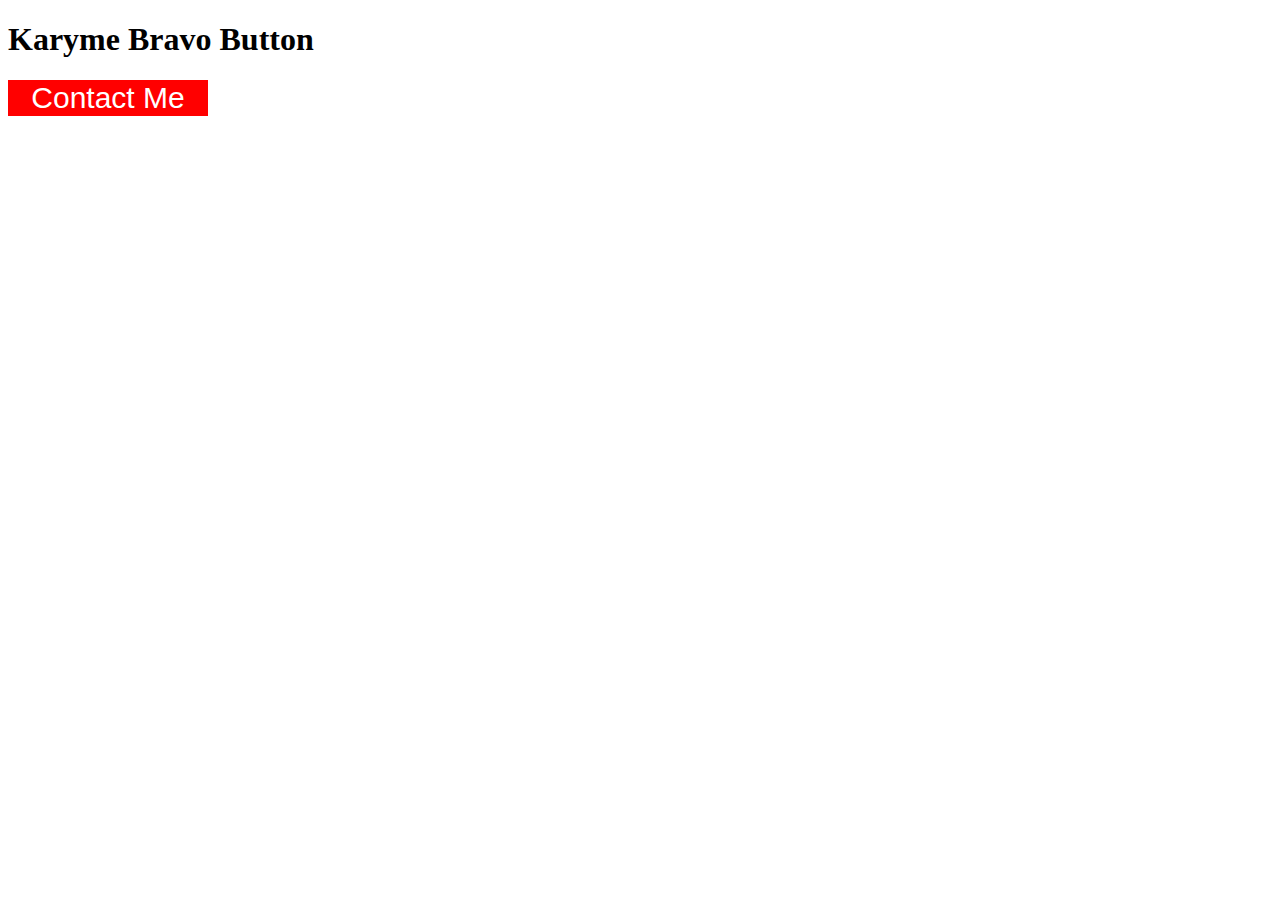
<file: button-assignment/index.html>
<!DOCTYPE html>
<html lang="en">
<head>    
    <title>Karyme Bravo Button</title>
    <link href="style.css" rel="stylesheet">
</head>
    
<body>
    <h1>Karyme Bravo Button</h1>
    <button>Contact Me</button>
</body>
    
</html>
</file>
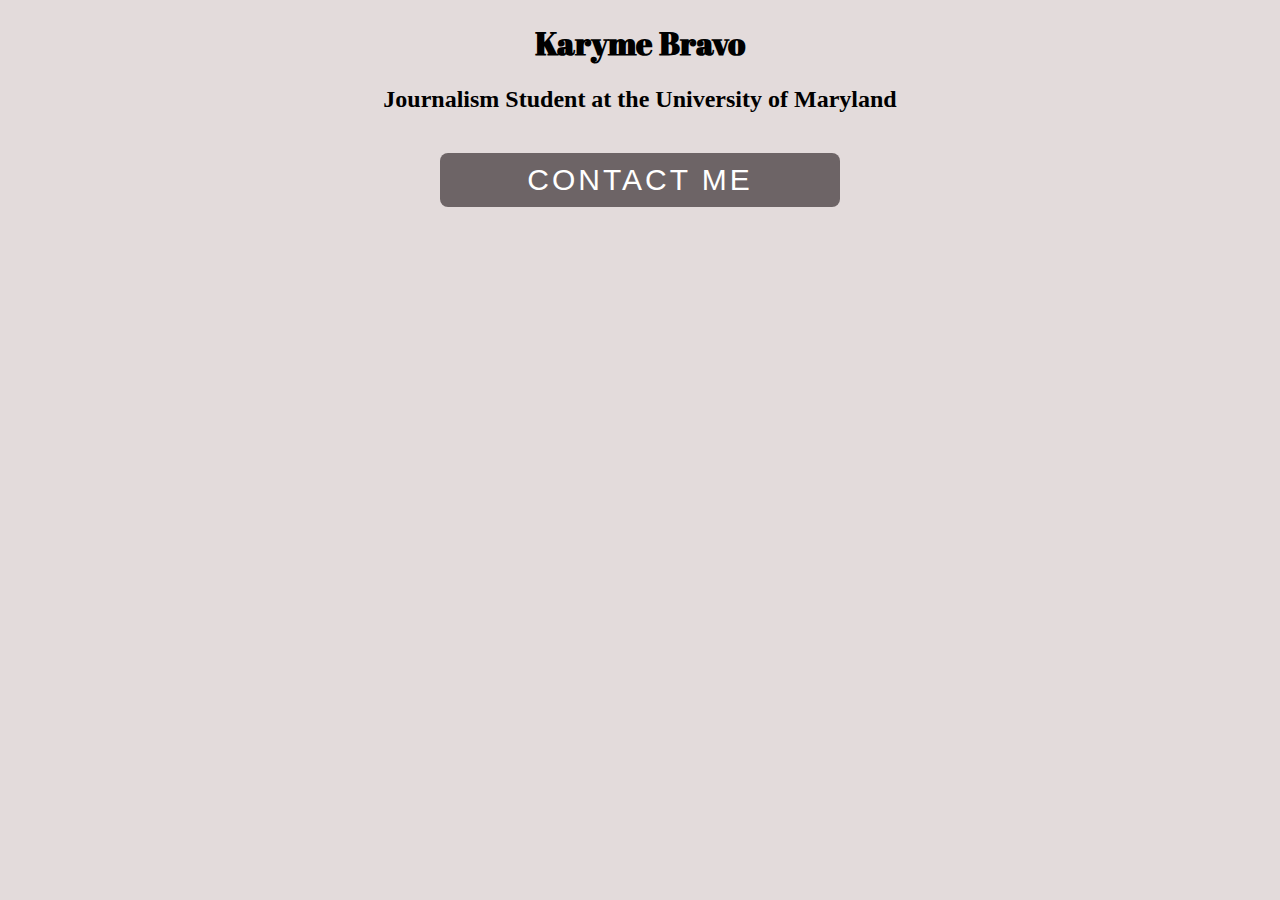
<file: contact-button-assignment/index.html>
<!doctype html>
<html lang="en">
    <head>
        <link rel="preconnect" href="https://fonts.googleapis.com" />
        <link rel="preconnect" href="https://fonts.gstatic.com" crossorigin />
        <link href="https://fonts.googleapis.com/css2?family=Abril+Fatface&display=swap" rel="stylesheet" />
        <link href="style.css" rel="stylesheet" />
        <title>YOUR NAME Button</title>
    </head>

    <body>
        <h1>Karyme Bravo</h1>
        <h2>Journalism Student at the University of Maryland</h2>
        <button>Contact Me</button>
        <!--Comment here-->
    </body>
</html>
</file>
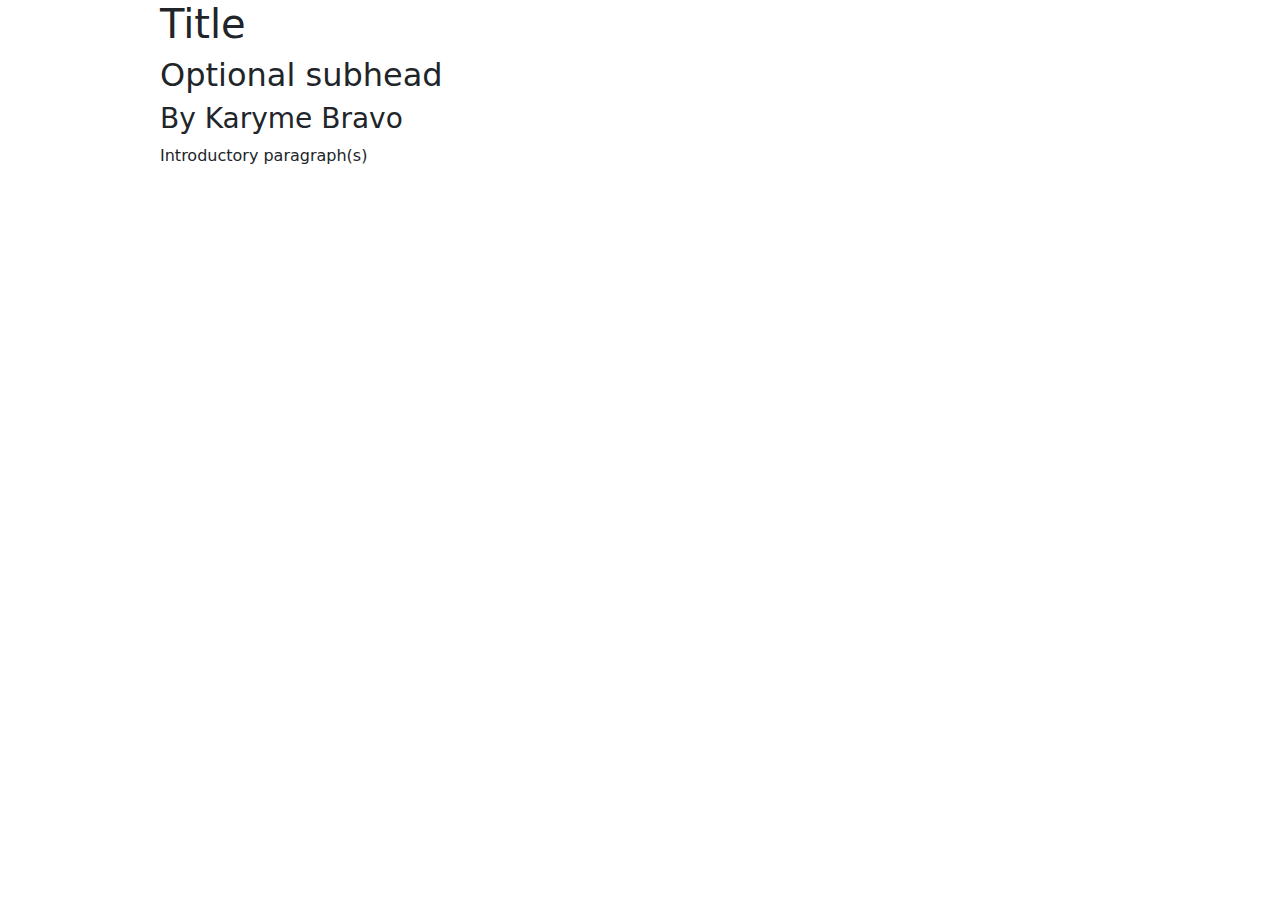
<file: data-viz-project/index.html>
<!doctype html>
<html lang="en">
    <head>
        <meta charset="utf-8" />
        <meta name="viewport" content="width=device-width, initial-scale=1, shrink-to-fit=no" />

        <!-- Bootstrap CSS -->
        <link
            href="https://cdn.jsdelivr.net/npm/bootstrap@5.3.3/dist/css/bootstrap.min.css"
            rel="stylesheet"
            integrity="sha384-QWTKZyjpPEjISv5WaRU9OFeRpok6YctnYmDr5pNlyT2bRjXh0JMhjY6hW+ALEwIH"
            crossorigin="anonymous" />

        <style>
            body {
                width: 75%;
                margin: auto;
            }
        </style>
    </head>

    <body>
        <h1>Title</h1>
        <h2>Optional subhead</h2>
        <h3>By Karyme Bravo</h3>
        <p>Introductory paragraph(s)</p>

        <!--Chart embeds go here-->
        <div class="flourish-embed flourish-chart" data-src="visualisation/22629674">
            <script src="https://public.flourish.studio/resources/embed.js"></script>
            <noscript
                ><img
                    src="https://public.flourish.studio/visualisation/22629674/thumbnail"
                    width="100%"
                    alt="chart visualization"
            /></noscript>
        </div>
    </body>
</html>
</file>
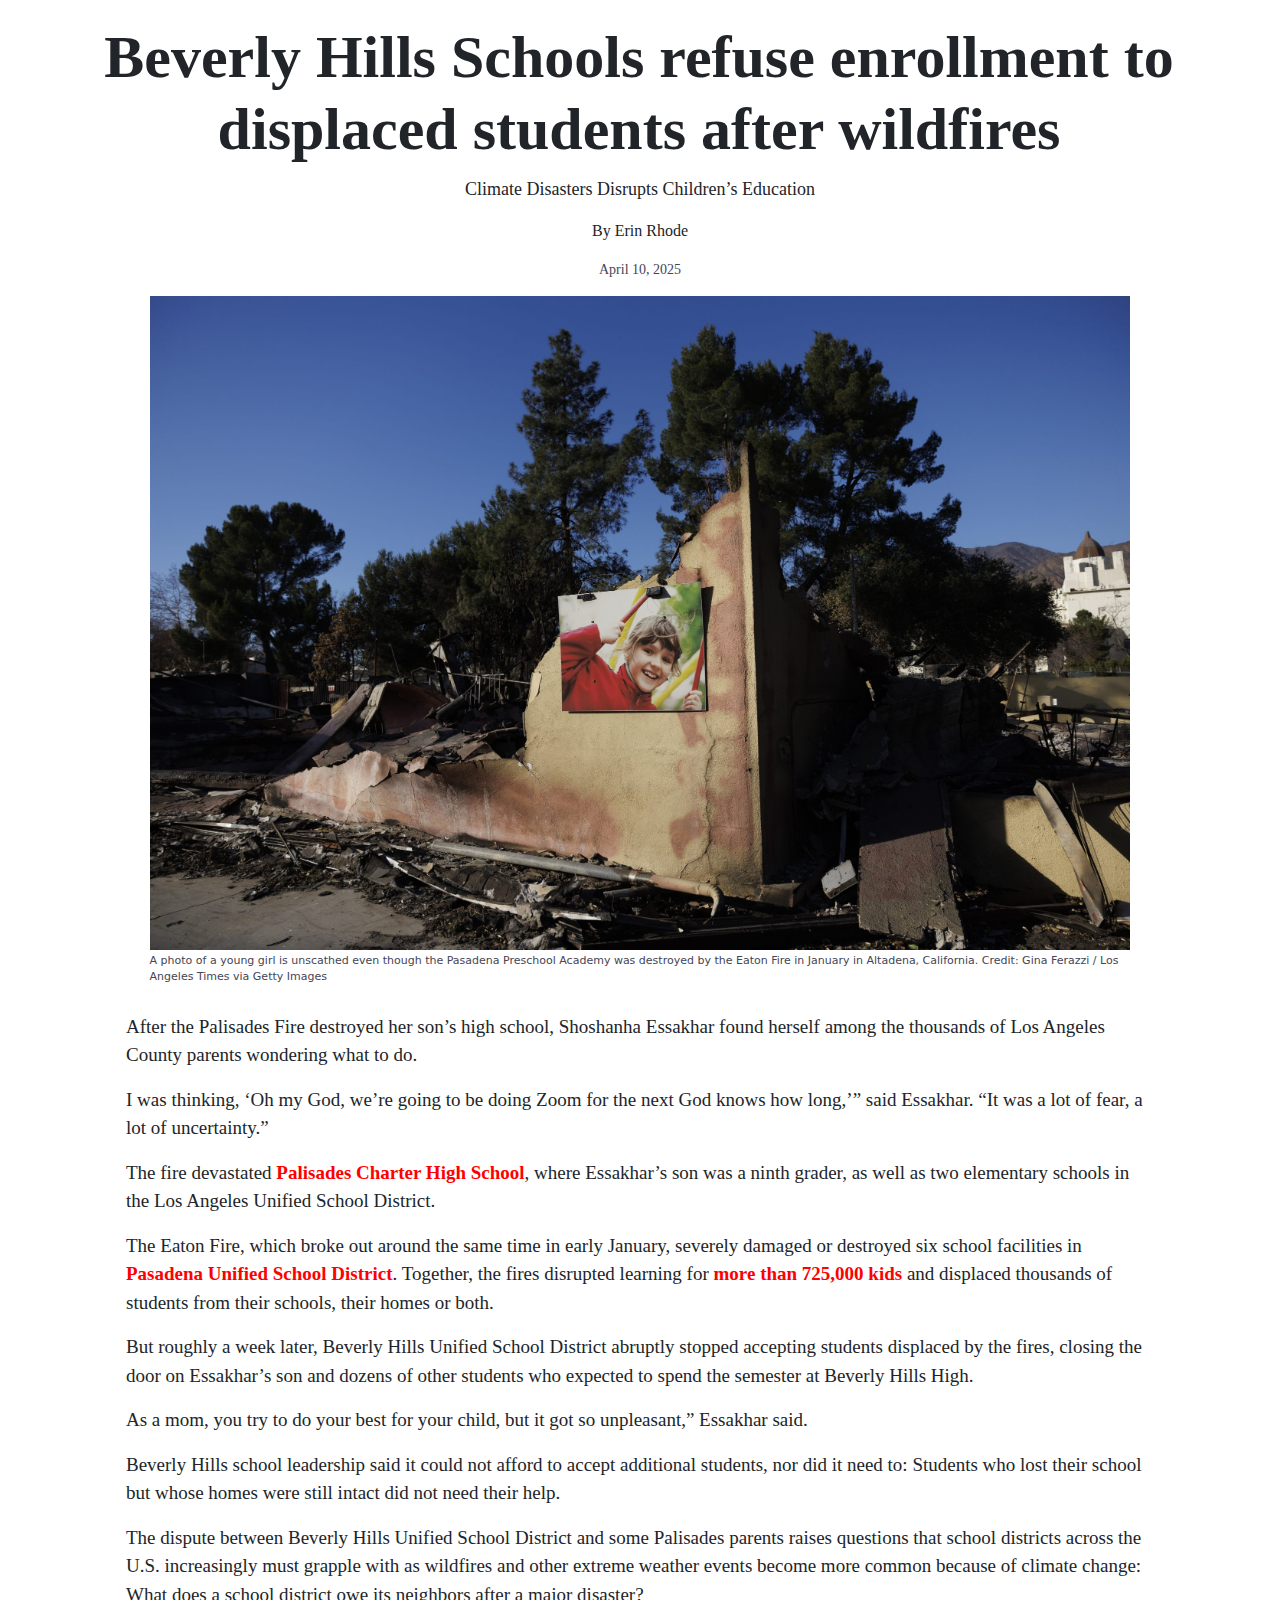
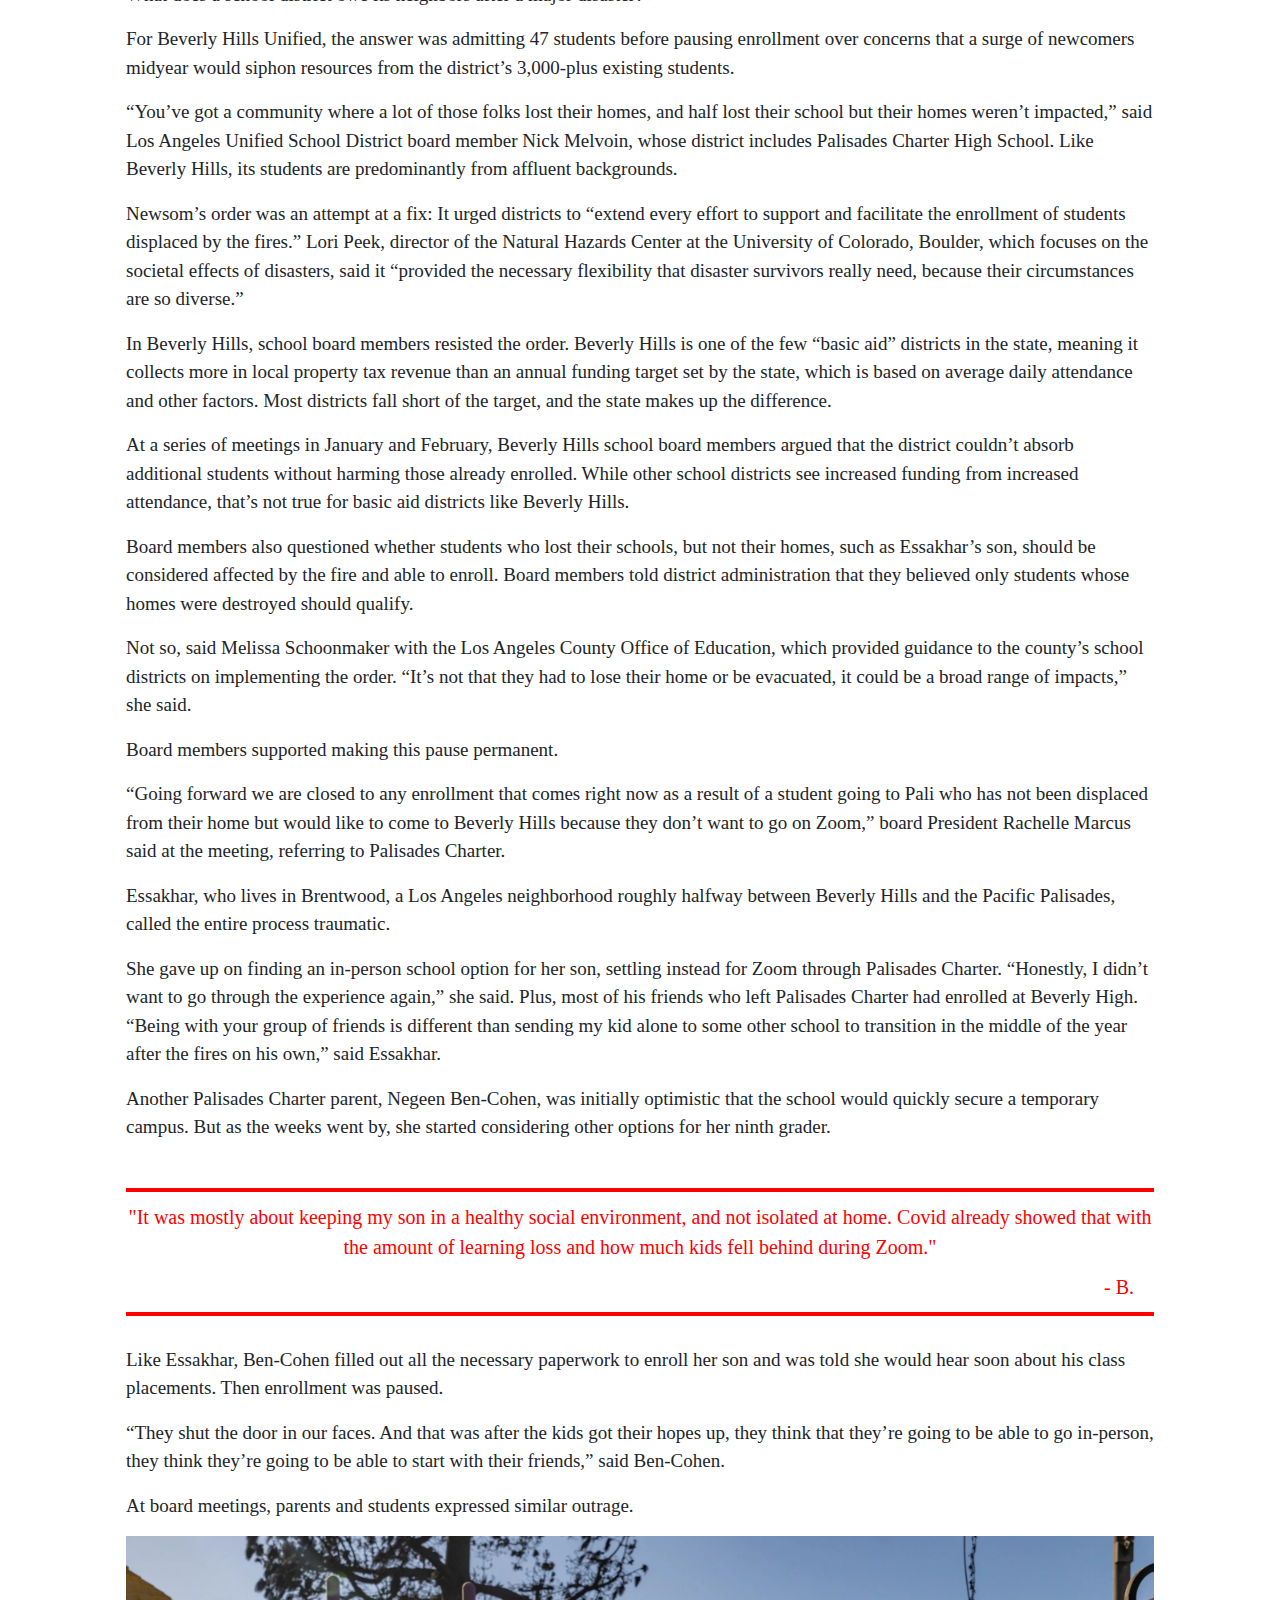
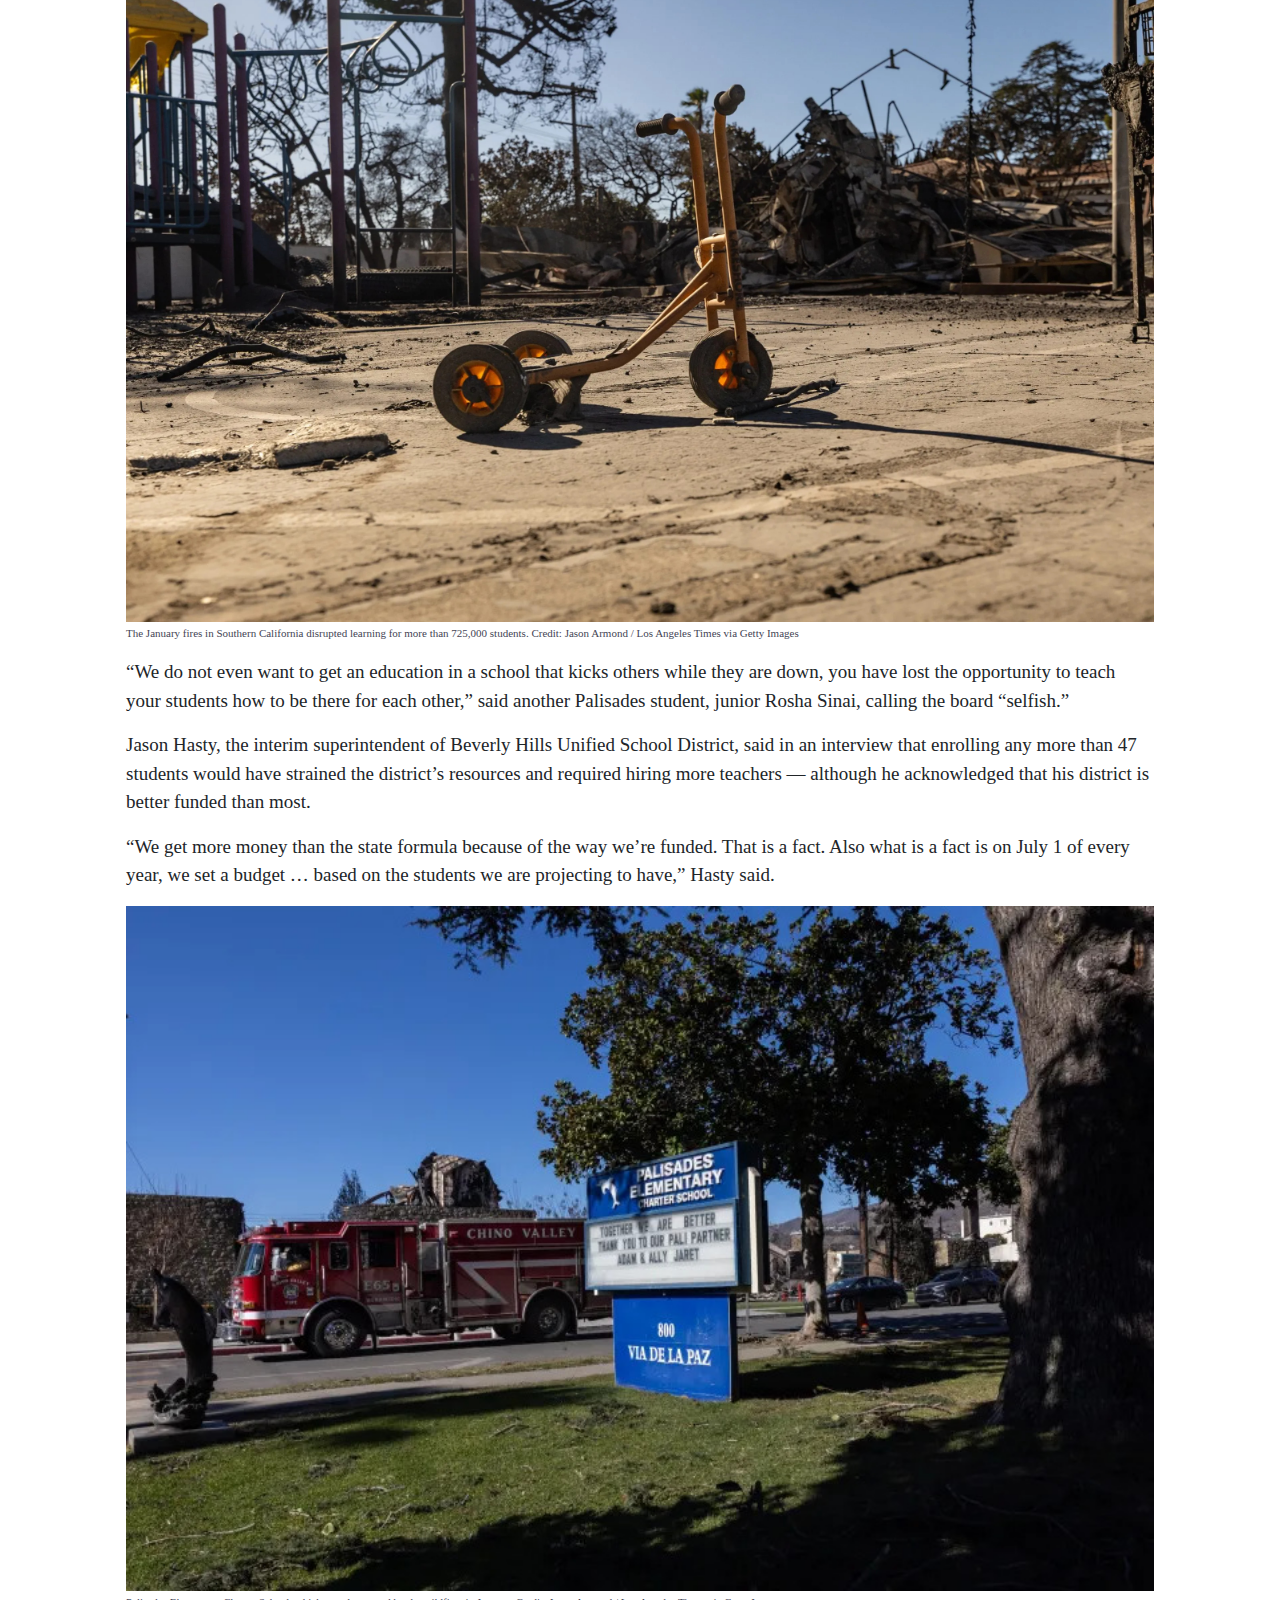
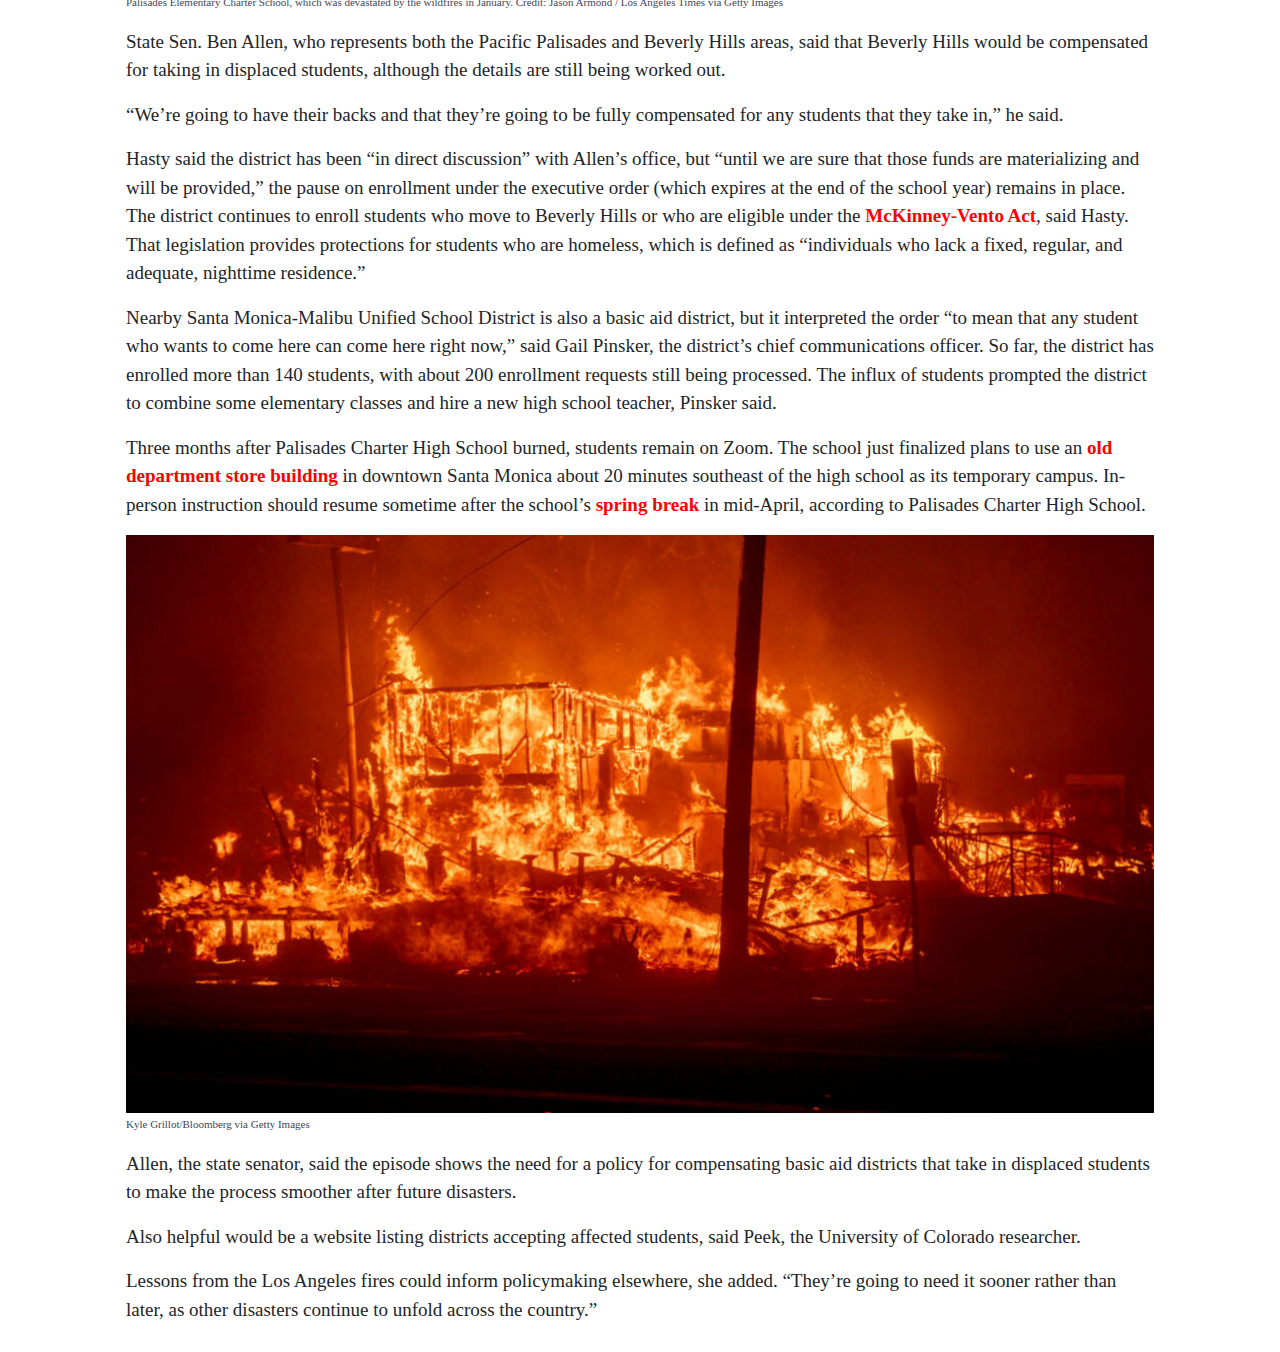
<file: final-project/index.html>
<!doctype html>
<html lang="en">
    <head>
        <meta charset="UTF-8" />
        <meta name="viewport" content="width=device-width, initial-scale=1, shrink-to-fit=no" />
        <title>Karyme Bravo Final Project</title>
        <!-- Bootstrap CSS -->
        <link
            href="https://cdn.jsdelivr.net/npm/bootstrap@5.3.3/dist/css/bootstrap.min.css"
            rel="stylesheet"
            integrity="sha384-QWTKZyjpPEjISv5WaRU9OFeRpok6YctnYmDr5pNlyT2bRjXh0JMhjY6hW+ALEwIH"
            crossorigin="anonymous" />

        <!--Fonts here!-->
        <link rel="preconnect" href="https://fonts.googleapis.com" />
        <link rel="preconnect" href="https://fonts.gstatic.com" crossorigin />
        <link rel="preconnect" href="https://fonts.googleapis.com" />
        <link rel="preconnect" href="https://fonts.gstatic.com" crossorigin />
        <link rel="preconnect" href="https://fonts.googleapis.com" />
        <link rel="preconnect" href="https://fonts.gstatic.com" crossorigin />
        <link
            href="https://fonts.googleapis.com/css2?family=Ancizar+Serif:ital,wght@0,300..900;1,300..900&family=Ubuntu+Condensed&display=swap"
            rel="stylesheet" />

        <link href="style.css" rel="stylesheet" />
    </head>
    <body>
        <div class="container-fluid" id="headline">
            <div class="row">
                <div class="col">
                    <h1>Beverly Hills Schools refuse enrollment to displaced students after wildfires</h1>
                    <p id="subhead">Climate Disasters Disrupts Children’s Education</p>
                    <p id="author">By Erin Rhode</p>
                    <p id="date">April 10, 2025</p>
                </div>
            </div>
        </div>
        <div class="container-fluid">
            <div class="row" id="topimg">
                <div class="col">
                    <img src="GettyImages-2195141321-scaled.jpg" alt="Pasadena Pre School Academy" />
                    <p class="caption">
                        A photo of a young girl is unscathed even though the Pasadena Preschool Academy was destroyed by
                        the Eaton Fire in January in Altadena, California. Credit: Gina Ferazzi / Los Angeles Times via
                        Getty Images
                    </p>
                </div>
            </div>
        </div>

        <div class="container">
            <div class="row">
                <div class="col">
                    <p>
                        After the Palisades Fire destroyed her son’s high school, Shoshanha Essakhar found herself among
                        the thousands of Los Angeles County parents wondering what to do.
                    </p>
                    <p>
                        I was thinking, ‘Oh my God, we’re going to be doing Zoom for the next God knows how long,’” said
                        Essakhar. “It was a lot of fear, a lot of uncertainty.”
                    </p>
                    <p>
                        The fire devastated
                        <a href="https://schoolupdates.lausd.org/">Palisades Charter High School</a>, where Essakhar’s
                        son was a ninth grader, as well as two elementary schools in the Los Angeles Unified School
                        District.
                    </p>
                    <p>
                        The Eaton Fire, which broke out around the same time in early January, severely damaged or
                        destroyed six school facilities in
                        <a href="https://www.pusd.us/news-details/">Pasadena Unified School District</a>. Together, the
                        fires disrupted learning for
                        <a href="https://www.undauntedk12.org/">more than 725,000 kids</a> and displaced thousands of
                        students from their schools, their homes or both.
                    </p>
                    <p>
                        But roughly a week later, Beverly Hills Unified School District abruptly stopped accepting
                        students displaced by the fires, closing the door on Essakhar’s son and dozens of other students
                        who expected to spend the semester at Beverly Hills High.
                    </p>
                    <p>As a mom, you try to do your best for your child, but it got so unpleasant,” Essakhar said.</p>
                    <p>
                        Beverly Hills school leadership said it could not afford to accept additional students, nor did
                        it need to: Students who lost their school but whose homes were still intact did not need their
                        help.
                    </p>
                    <p>
                        The dispute between Beverly Hills Unified School District and some Palisades parents raises
                        questions that school districts across the U.S. increasingly must grapple with as wildfires and
                        other extreme weather events become more common because of climate change: What does a school
                        district owe its neighbors after a major disaster?
                    </p>
                    <p>
                        For Beverly Hills Unified, the answer was admitting 47 students before pausing enrollment over
                        concerns that a surge of newcomers midyear would siphon resources from the district’s 3,000-plus
                        existing students.
                    </p>
                    <p>
                        “You’ve got a community where a lot of those folks lost their homes, and half lost their school
                        but their homes weren’t impacted,” said Los Angeles Unified School District board member Nick
                        Melvoin, whose district includes Palisades Charter High School. Like Beverly Hills, its students
                        are predominantly from affluent backgrounds.
                    </p>
                    <div class="flourish-embed flourish-chart" data-src="visualisation/23037739">
                        <script src="https://public.flourish.studio/resources/embed.js"></script>
                        <noscript
                            ><img
                                src="https://public.flourish.studio/visualisation/23037739/thumbnail"
                                width="100%"
                                alt="chart visualization"
                        /></noscript>
                    </div>
                    <p>
                        Newsom’s order was an attempt at a fix: It urged districts to “extend every effort to support
                        and facilitate the enrollment of students displaced by the fires.” Lori Peek, director of the
                        Natural Hazards Center at the University of Colorado, Boulder, which focuses on the societal
                        effects of disasters, said it “provided the necessary flexibility that disaster survivors really
                        need, because their circumstances are so diverse.”
                    </p>
                    <p>
                        In Beverly Hills, school board members resisted the order. Beverly Hills is one of the few
                        “basic aid” districts in the state, meaning it collects more in local property tax revenue than
                        an annual funding target set by the state, which is based on average daily attendance and other
                        factors. Most districts fall short of the target, and the state makes up the difference.
                    </p>
                    <p>
                        At a series of meetings in January and February, Beverly Hills school board members argued that
                        the district couldn’t absorb additional students without harming those already enrolled. While
                        other school districts see increased funding from increased attendance, that’s not true for
                        basic aid districts like Beverly Hills.
                    </p>
                    <div class="flourish-embed flourish-photo-slider" data-src="visualisation/22897225"><script src="https://public.flourish.studio/resources/embed.js"></script><noscript><img src="https://public.flourish.studio/visualisation/22897225/thumbnail" width="100%" alt="photo-slider visualization" /></noscript>
                    </div>
                    <p>
                        Board members also questioned whether students who lost their schools, but not their homes, such
                        as Essakhar’s son, should be considered affected by the fire and able to enroll. Board members
                        told district administration that they believed only students whose homes were destroyed should
                        qualify.
                    </p>
                    <p>
                        Not so, said Melissa Schoonmaker with the Los Angeles County Office of Education, which provided
                        guidance to the county’s school districts on implementing the order. “It’s not that they had to
                        lose their home or be evacuated, it could be a broad range of impacts,” she said.
                    </p>
                    <p>Board members supported making this pause permanent.</p>
                    <p>
                        “Going forward we are closed to any enrollment that comes right now as a result of a student
                        going to Pali who has not been displaced from their home but would like to come to Beverly Hills
                        because they don’t want to go on Zoom,” board President Rachelle Marcus said at the meeting,
                        referring to Palisades Charter.
                    </p>
                    <p>
                        Essakhar, who lives in Brentwood, a Los Angeles neighborhood roughly halfway between Beverly
                        Hills and the Pacific Palisades, called the entire process traumatic.
                    </p>
                    <p>
                        She gave up on finding an in-person school option for her son, settling instead for Zoom through
                        Palisades Charter. “Honestly, I didn’t want to go through the experience again,” she said. Plus,
                        most of his friends who left Palisades Charter had enrolled at Beverly High. “Being with your
                        group of friends is different than sending my kid alone to some other school to transition in
                        the middle of the year after the fires on his own,” said Essakhar.
                    </p>
                    <p>
                        Another Palisades Charter parent, Negeen Ben-Cohen, was initially optimistic that the school
                        would quickly secure a temporary campus. But as the weeks went by, she started considering other
                        options for her ninth grader.
                    </p>
                    <div class="pullquote">
                        <div class="quote-line"></div>
                        <div class="quotemark"></div>
                        <div class="quote">
                            "It was mostly about keeping my son in a healthy social environment, and not isolated at
                            home. Covid already showed that with the amount of learning loss and how much kids fell
                            behind during Zoom."
                        </div>
                        <div class="attribution">- B.</div>
                        <div class="quote-line"></div>
                    </div>

                    <p>
                        Like Essakhar, Ben-Cohen filled out all the necessary paperwork to enroll her son and was told
                        she would hear soon about his class placements. Then enrollment was paused.
                    </p>
                    <p>
                        “They shut the door in our faces. And that was after the kids got their hopes up, they think
                        that they’re going to be able to go in-person, they think they’re going to be able to start with
                        their friends,” said Ben-Cohen.
                    </p>
                    <p>At board meetings, parents and students expressed similar outrage.</p>
                    <img src="jpg%20file.jpg" />
                    <p class="caption">
                        The January fires in Southern California disrupted learning for more than 725,000 students.
                        Credit: Jason Armond / Los Angeles Times via Getty Images
                    </p>
                    <p>
                        “We do not even want to get an education in a school that kicks others while they are down, you
                        have lost the opportunity to teach your students how to be there for each other,” said another
                        Palisades student, junior Rosha Sinai, calling the board “selfish.”
                    </p>
                    <p>
                        Jason Hasty, the interim superintendent of Beverly Hills Unified School District, said in an
                        interview that enrolling any more than 47 students would have strained the district’s resources
                        and required hiring more teachers — although he acknowledged that his district is better funded
                        than most.
                    </p>
                    <p>
                        “We get more money than the state formula because of the way we’re funded. That is a fact. Also
                        what is a fact is on July 1 of every year, we set a budget … based on the students we are
                        projecting to have,” Hasty said.
                    </p>
                    <img src="GettyImages-2193047160-scaled%20(1).jpg" />
                    <p class="caption">
                        Palisades Elementary Charter School, which was devastated by the wildfires in January. Credit:
                        Jason Armond / Los Angeles Times via Getty Images
                    </p>
                    <p>
                        State Sen. Ben Allen, who represents both the Pacific Palisades and Beverly Hills areas, said
                        that Beverly Hills would be compensated for taking in displaced students, although the details
                        are still being worked out.
                    </p>
                    <p>
                        “We’re going to have their backs and that they’re going to be fully compensated for any students
                        that they take in,” he said.
                    </p>
                    <p>
                        Hasty said the district has been “in direct discussion” with Allen’s office, but “until we are
                        sure that those funds are materializing and will be provided,” the pause on enrollment under the
                        executive order (which expires at the end of the school year) remains in place. The district
                        continues to enroll students who move to Beverly Hills or who are eligible under the
                        <a href="https://www.cde.ca.gov/">McKinney-Vento Act</a>, said Hasty. That legislation provides
                        protections for students who are homeless, which is defined as “individuals who lack a fixed,
                        regular, and adequate, nighttime residence.”
                    </p>
                    <p>
                        Nearby Santa Monica-Malibu Unified School District is also a basic aid district, but it
                        interpreted the order “to mean that any student who wants to come here can come here right now,”
                        said Gail Pinsker, the district’s chief communications officer. So far, the district has
                        enrolled more than 140 students, with about 200 enrollment requests still being processed. The
                        influx of students prompted the district to combine some elementary classes and hire a new high
                        school teacher, Pinsker said.
                    </p>
                    <p>
                        Three months after Palisades Charter High School burned, students remain on Zoom. The school
                        just finalized plans to use an
                        <a href="https://www.instagram.com/p/">old department store building</a> in downtown Santa
                        Monica about 20 minutes southeast of the high school as its temporary campus. In-person
                        instruction should resume sometime after the school’s
                        <a href="https://www.palihigh.org/">spring break</a> in mid-April, according to Palisades
                        Charter High School.
                    </p>
                    <img src="palisades-fire-1014x570.jpg" />
                    <p class="caption">Kyle Grillot/Bloomberg via Getty Images<p>
                    <p>
                        Allen, the state senator, said the episode shows the need for a policy for compensating basic
                        aid districts that take in displaced students to make the process smoother after future
                        disasters.
                    </p>
                    <p>
                        Also helpful would be a website listing districts accepting affected students, said Peek, the
                        University of Colorado researcher.
                    </p>
                    <p>
                        Lessons from the Los Angeles fires could inform policymaking elsewhere, she added. “They’re
                        going to need it sooner rather than later, as other disasters continue to unfold across the
                        country.”
                    </p>
                </div>
            </div>
        </div>
    </body>
</html>
</file>
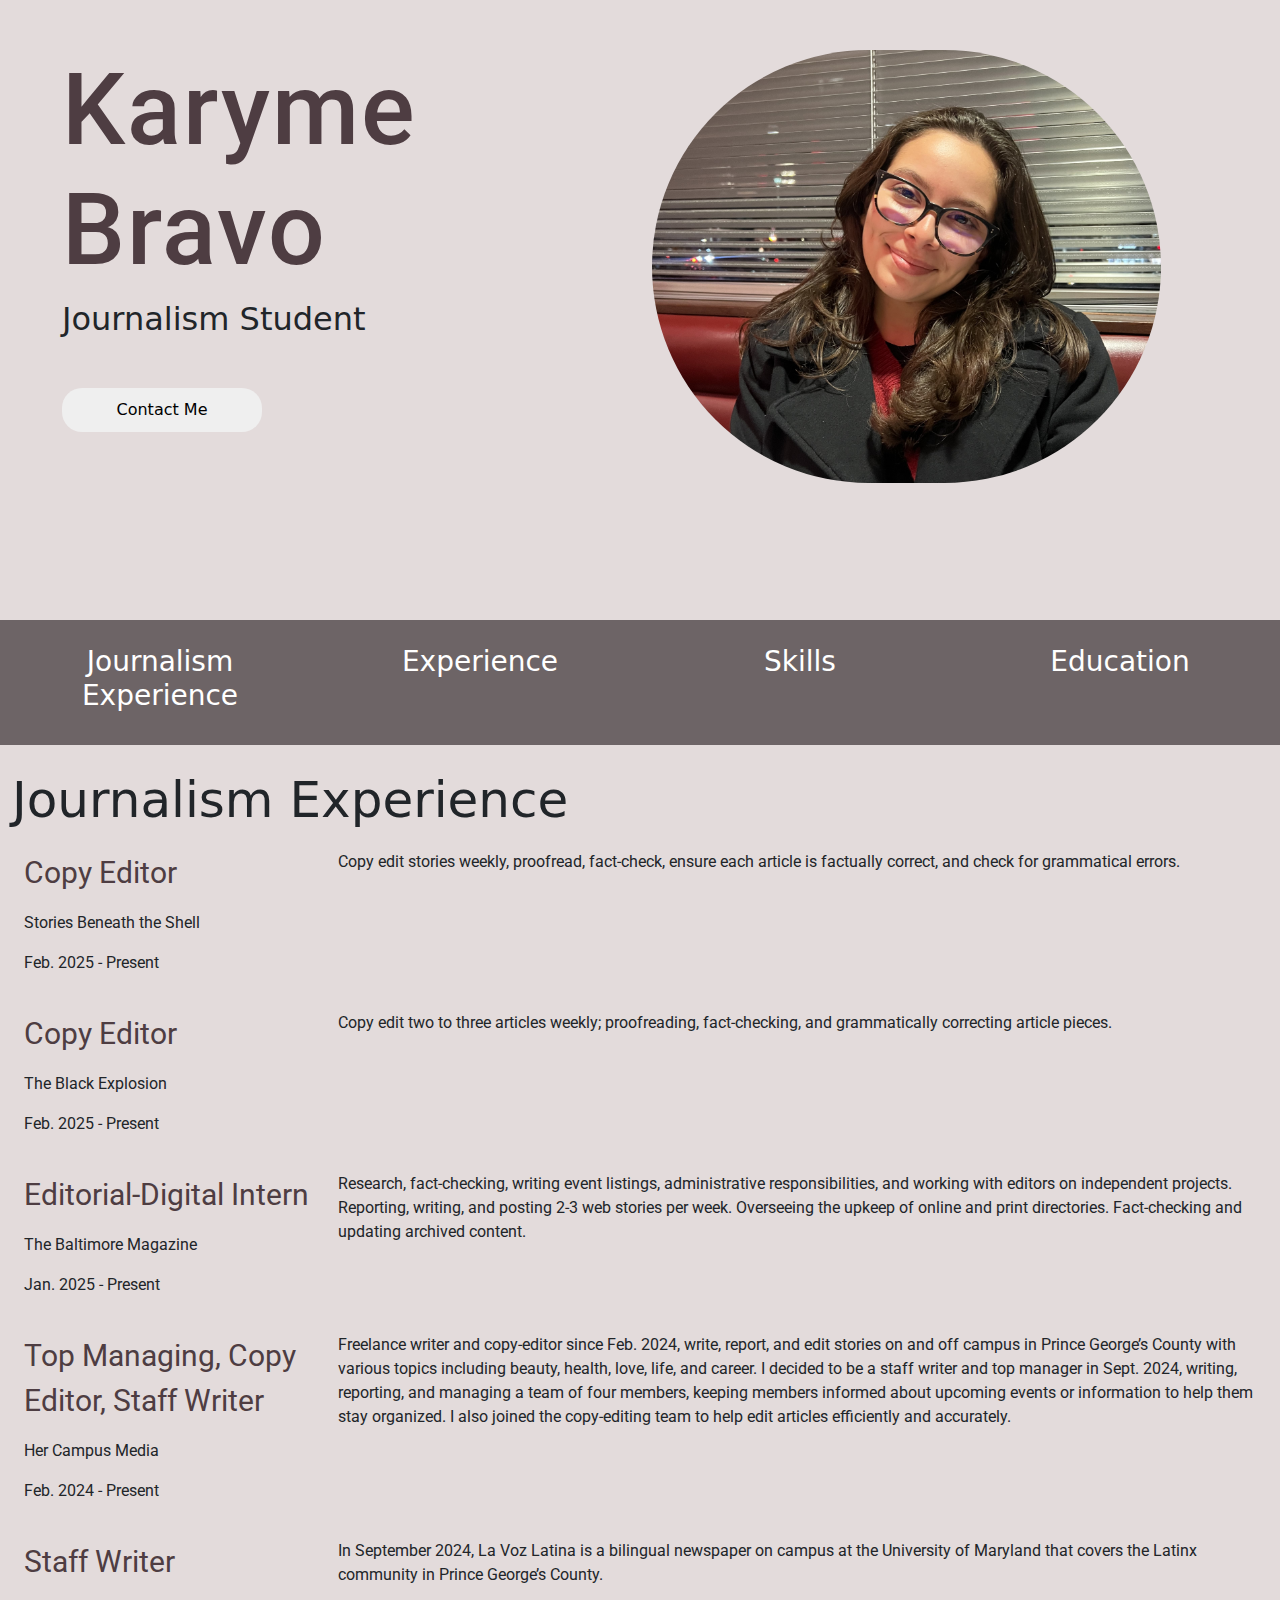
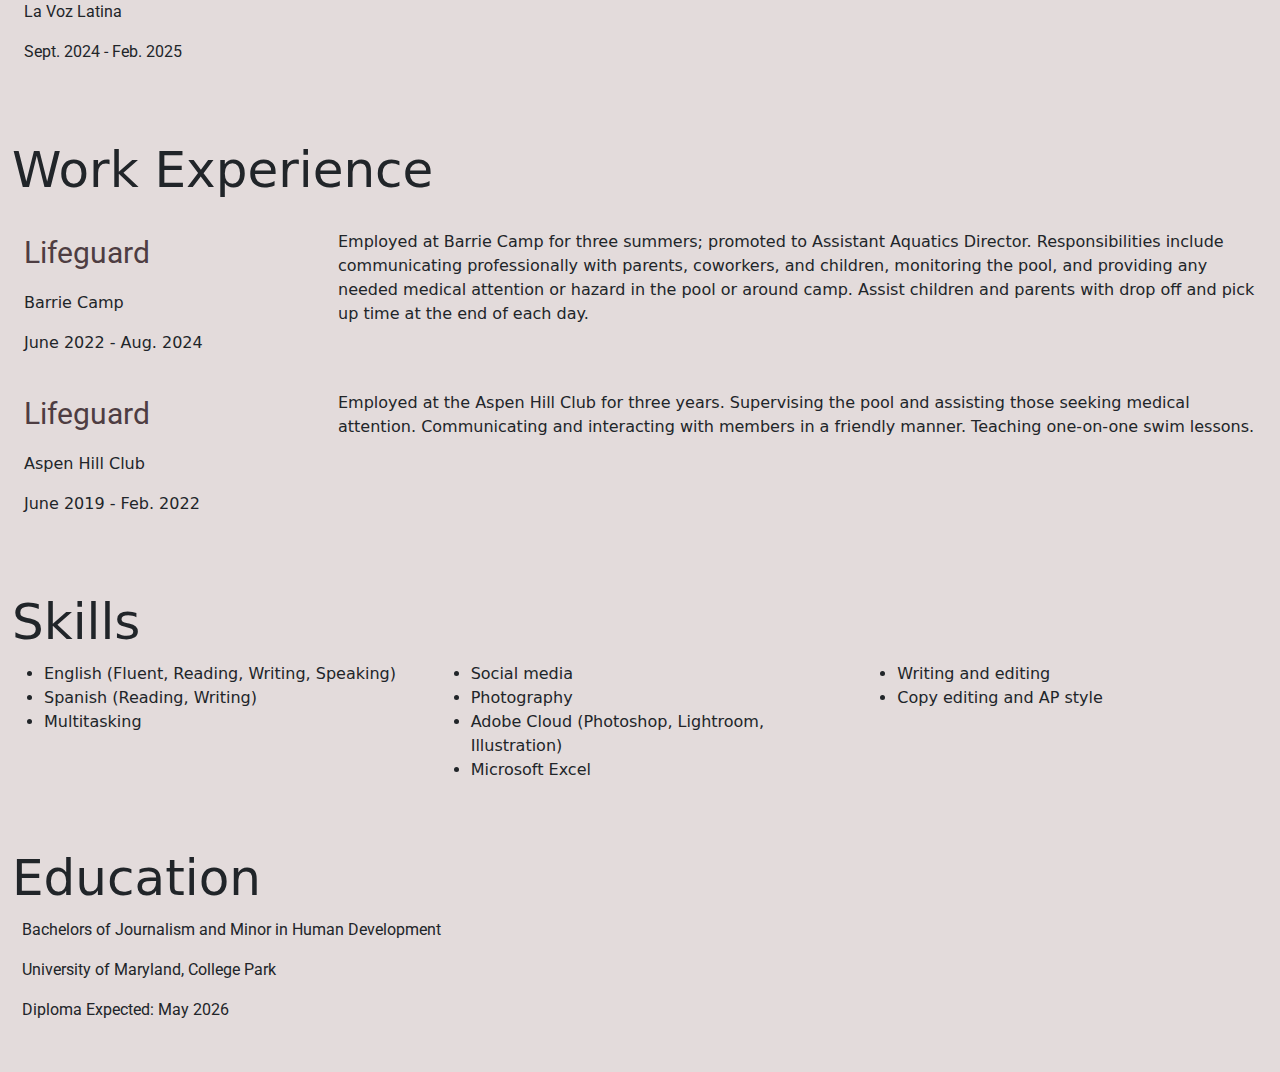
<file: online-portfolio/Karyme Bravo Portfolio/index.html>
<!doctype html>
<html lang="en">
    <head>
        <meta charset="UTF-8" />
        <meta name="viewport" content="width=device-width, initial-scale=1" />

        <title>Karyme Bravo Portfolio</title>

        <link
            href="https://cdn.jsdelivr.net/npm/bootstrap@5.3.3/dist/css/bootstrap.min.css"
            rel="stylesheet"
            integrity="sha384-QWTKZyjpPEjISv5WaRU9OFeRpok6YctnYmDr5pNlyT2bRjXh0JMhjY6hW+ALEwIH"
            crossorigin="anonymous" />

        <link rel="preconnect" href="https://fonts.googleapis.com" />
        <link rel="preconnect" href="https://fonts.gstatic.com" crossorigin />
        <link
            href="https://fonts.googleapis.com/css2?family=Playfair+Display:ital,wght@0,400..900;1,400..900&family=Roboto:ital,wght@0,100..900;1,100..900&display=swap"
            rel="stylesheet" />

        <link href="style.css" rel="stylesheet" />
    </head>

    <body>
        <div class="container-fluid" id="topper">
            <div class="row">
                <div class="col-sm-6">
                    <h1>Karyme<br />Bravo</h1>
                    <h2>Journalism Student</h2>
                    <button>Contact Me</button>
                </div>
                <div class="col-sm-5">
                    <img src="Photo%20of%20Myself.JPEG" />
                </div>
            </div>
        </div>

        <div class="container-fluid" id="navigation">
            <div class="row">
                <div class="col-3"><h3>Journalism Experience</h3></div>
                <div class="col-3"><h3>Experience</h3></div>
                <div class="col-3"><h3>Skills</h3></div>
                <div class="col-3"><h3>Education</h3></div>
            </div>
        </div>

        <div class="container-fluid" id="sections">
            <div class="row">
                <div class="col"><h5>Journalism Experience</h5></div>
            </div>

            <div class="row position">
                <div class="col-3">
                    <p class="journalism">Copy Editor</p>
                    <p>Stories Beneath the Shell</p>
                    <p>Feb. 2025 - Present</p>
                </div>
                <div class="col-9">
                    <p>
                        Copy edit stories weekly, proofread, fact-check, ensure each article is factually correct, and
                        check for grammatical errors.
                    </p>
                </div>
            </div>

            <div class="row position">
                <div class="col-3">
                    <p class="journalism">Copy Editor</p>
                    <p>The Black Explosion</p>
                    <p>Feb. 2025 - Present</p>
                </div>
                <div class="col-9">
                    <p>
                        Copy edit two to three articles weekly; proofreading, fact-checking, and grammatically
                        correcting article pieces.
                    </p>
                </div>
            </div>

            <div class="row position">
                <div class="col-3">
                    <p class="journalism">Editorial-Digital Intern</p>
                    <p>The Baltimore Magazine</p>
                    <p>Jan. 2025 - Present</p>
                </div>
                <div class="col-9">
                    <p>
                        Research, fact-checking, writing event listings, administrative responsibilities, and working
                        with editors on independent projects. Reporting, writing, and posting 2-3 web stories per week.
                        Overseeing the upkeep of online and print directories. Fact-checking and updating archived
                        content.
                    </p>
                </div>
            </div>

            <div class="row position">
                <div class="col-3">
                    <p class="journalism">Top Managing, Copy Editor, Staff Writer</p>
                    <p>Her Campus Media</p>
                    <p>Feb. 2024 - Present</p>
                </div>
                <div class="col-9">
                    <p>
                        Freelance writer and copy-editor since Feb. 2024, write, report, and edit stories on and off
                        campus in Prince George’s County with various topics including beauty, health, love, life, and
                        career. I decided to be a staff writer and top manager in Sept. 2024, writing, reporting, and
                        managing a team of four members, keeping members informed about upcoming events or information
                        to help them stay organized. I also joined the copy-editing team to help edit articles
                        efficiently and accurately.
                    </p>
                </div>
            </div>

            <div class="row position">
                <div class="col-3">
                    <p class="journalism">Staff Writer</p>
                    <p>La Voz Latina</p>
                    <p>Sept. 2024 - Feb. 2025</p>
                </div>
                <div class="col-9">
                    <p>
                        In September 2024, La Voz Latina is a bilingual newspaper on campus at the University of
                        Maryland that covers the Latinx community in Prince George’s County.
                    </p>
                </div>
            </div>

            <div class="row">
                <div class="col"><h4>Work Experience</h4></div>
            </div>
            <div class="row jobs">
                <div class="col-3">
                    <p class="jobtitle">Lifeguard</p>
                    <p>Barrie Camp</p>
                    <p>June 2022 - Aug. 2024</p>
                </div>
                <div class="col-9">
                    <p>
                        Employed at Barrie Camp for three summers; promoted to Assistant Aquatics Director.
                        Responsibilities include communicating professionally with parents, coworkers, and children,
                        monitoring the pool, and providing any needed medical attention or hazard in the pool or around
                        camp. Assist children and parents with drop off and pick up time at the end of each day.
                    </p>
                </div>
            </div>

            <div class="row jobs">
                <div class="col-3">
                    <p class="jobtitle">Lifeguard</p>
                    <p>Aspen Hill Club</p>
                    <p>June 2019 - Feb. 2022</p>
                </div>
                <div class="col-9">
                    <p>
                        Employed at the Aspen Hill Club for three years. Supervising the pool and assisting those
                        seeking medical attention. Communicating and interacting with members in a friendly manner.
                        Teaching one-on-one swim lessons.
                    </p>
                </div>
            </div>

            <div class="row">
                <div class="col"><h4>Skills</h4></div>
            </div>
            <div class="row">
                <div class="col-sm-4" id="skills">
                    <ul>
                        <li>English (Fluent, Reading, Writing, Speaking)</li>
                        <li>Spanish (Reading, Writing)</li>
                        <li>Multitasking</li>
                    </ul>
                </div>
                <div class="col-sm-4">
                    <ul>
                        <li>Social media</li>
                        <li>Photography</li>
                        <li>Adobe Cloud (Photoshop, Lightroom, Illustration)</li>
                        <li>Microsoft Excel</li>
                    </ul>
                </div>
                <div class="col-sm-4">
                    <ul>
                        <li>Writing and editing</li>
                        <li>Copy editing and AP style</li>
                    </ul>
                </div>
            </div>

            <div class="row">
                <div class="education"><h4>Education</h4></div>
            </div>
            <div class="institution">
                <p>Bachelors of Journalism and Minor in Human Development</p>
                <p>University of Maryland, College Park</p>
                <p>Diploma Expected: May 2026</p>
            </div>
        </div>
    </body>
</html>
</file>
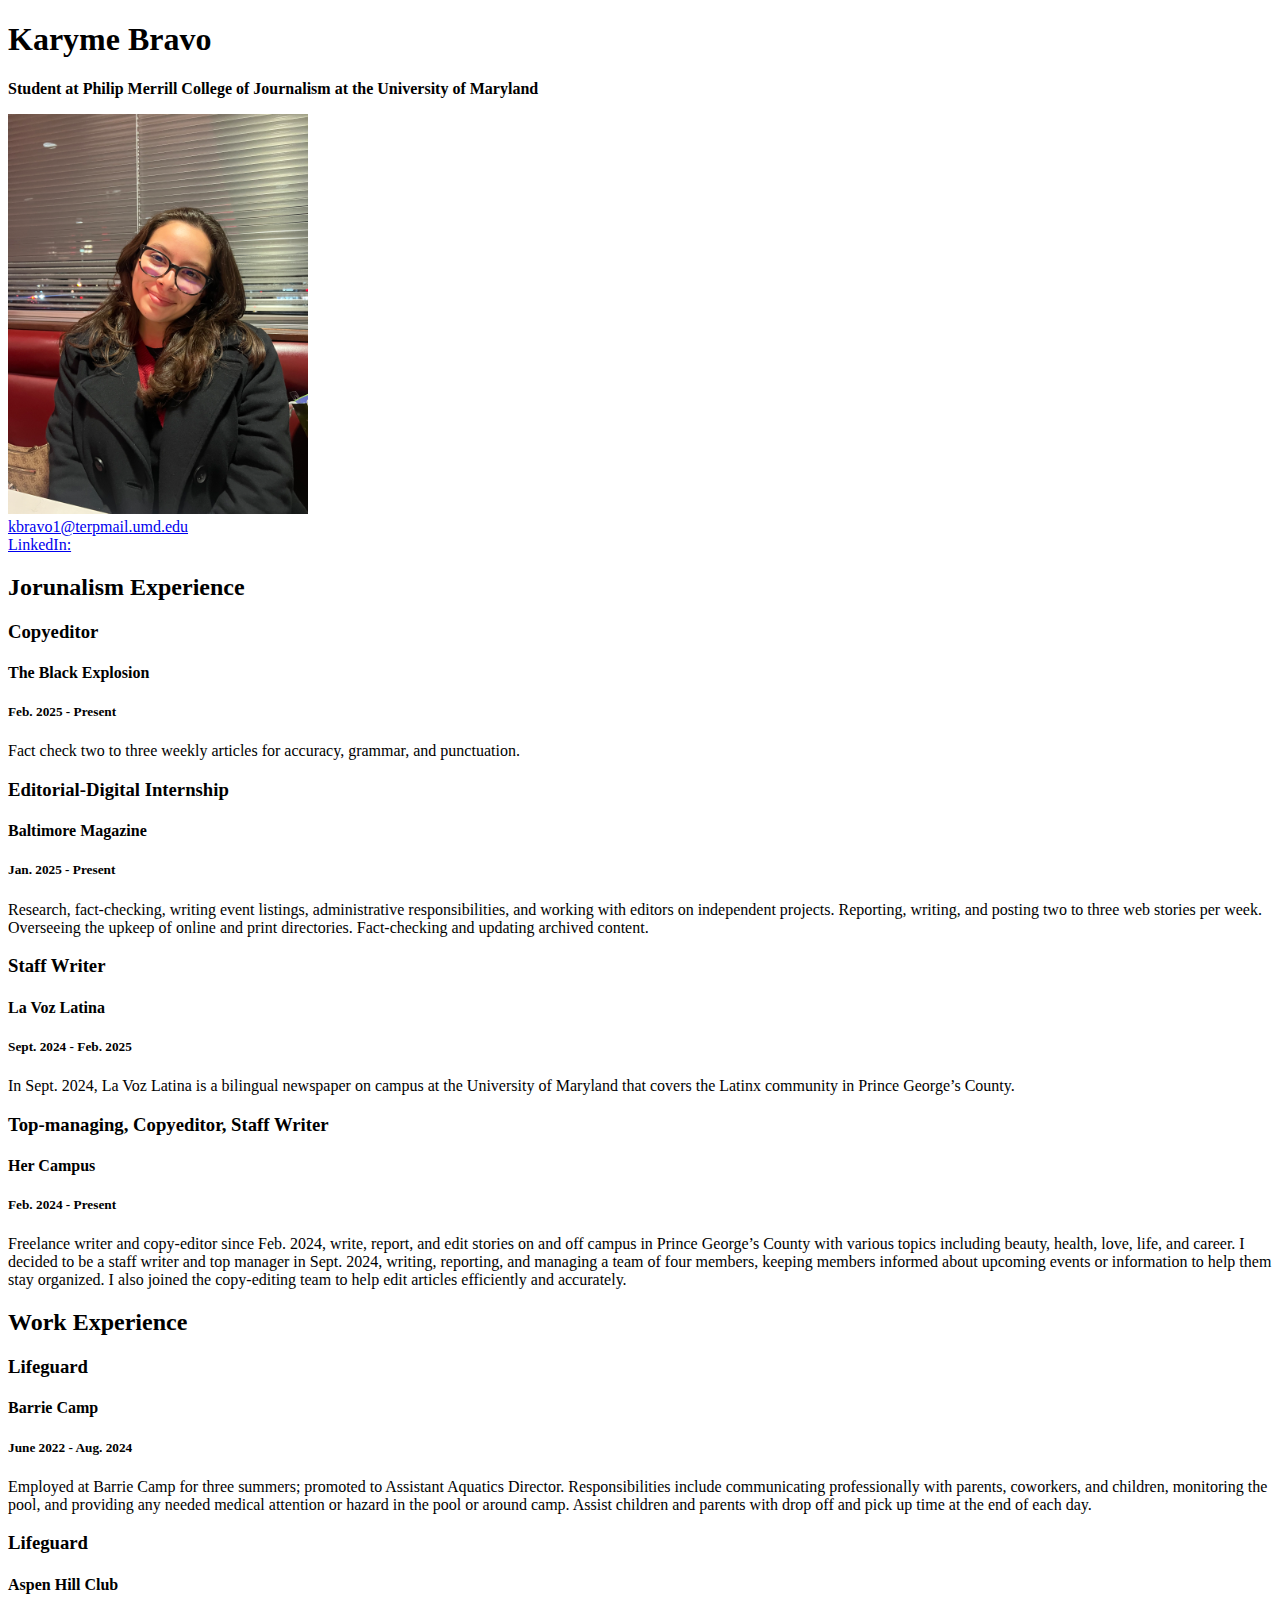
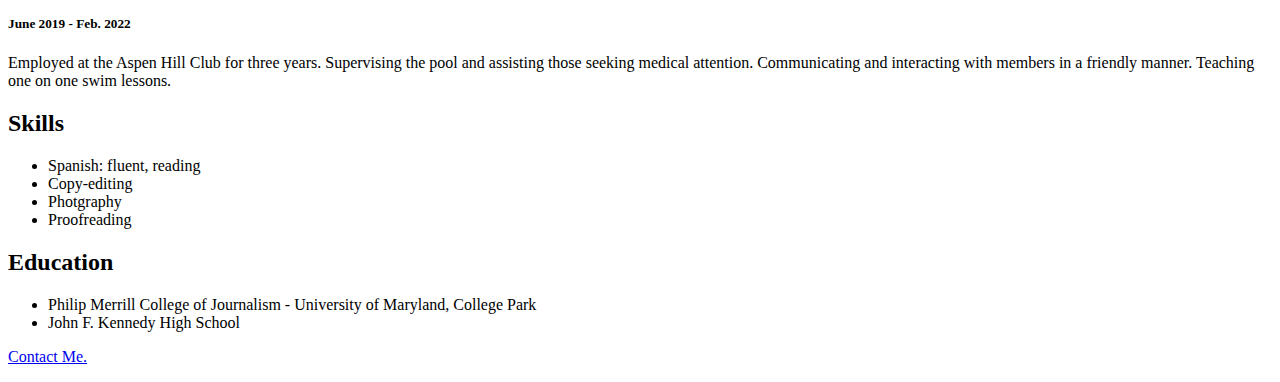
<file: resume.html>
<!DOCTYPE html>
<html lang="en">
    <head>
        <title>Karyme Bravo Resume</title>
    </head>

    <body>
        <!-- I build this myself! -->
        <h1>Karyme Bravo</h1>
        <p><strong>Student at Philip Merrill College of Journalism at the University of Maryland</strong></p>
        <img src="Photo%20of%20Myself.JPEG" alt="Photo of Karyme Bravo" width="300" />
        <div id="contact">
            <a href="mailto:kbravo1@terpmail.umd.edu">kbravo1@terpmail.umd.edu</a><br />
            <a href="https://www.linkedin.com/in/karyme-bravo-8960b630b" target="_blank">LinkedIn:</a>
        </div>

        <h2>Jorunalism Experience</h2>
        <h3>Copyeditor</h3>
        <h4>The Black Explosion</h4>
        <h5>Feb. 2025 - Present</h5>
        <p>Fact check two to three weekly articles for accuracy, grammar, and punctuation.</p>

        <h3>Editorial-Digital Internship</h3>
        <h4>Baltimore Magazine</h4>
        <h5>Jan. 2025 - Present</h5>
        <p>
            Research, fact-checking, writing event listings, administrative responsibilities, and working with editors
            on independent projects. Reporting, writing, and posting two to three web stories per week. Overseeing the
            upkeep of online and print directories. Fact-checking and updating archived content.
        </p>

        <h3>Staff Writer</h3>
        <h4>La Voz Latina</h4>
        <h5>Sept. 2024 - Feb. 2025</h5>
        <p>
            In Sept. 2024, La Voz Latina is a bilingual newspaper on campus at the University of Maryland that covers
            the Latinx community in Prince George’s County.
        </p>

        <h3>Top-managing, Copyeditor, Staff Writer</h3>
        <h4>Her Campus</h4>
        <h5>Feb. 2024 - Present</h5>
        <p>
            Freelance writer and copy-editor since Feb. 2024, write, report, and edit stories on and off campus in
            Prince George’s County with various topics including beauty, health, love, life, and career. I decided to be
            a staff writer and top manager in Sept. 2024, writing, reporting, and managing a team of four members,
            keeping members informed about upcoming events or information to help them stay organized. I also joined the
            copy-editing team to help edit articles efficiently and accurately.
        </p>

        <h2>Work Experience</h2>
        <h3>Lifeguard</h3>
        <h4>Barrie Camp</h4>
        <h5>June 2022 - Aug. 2024</h5>
        <p>
            Employed at Barrie Camp for three summers; promoted to Assistant Aquatics Director. Responsibilities include
            communicating professionally with parents, coworkers, and children, monitoring the pool, and providing any
            needed medical attention or hazard in the pool or around camp. Assist children and parents with drop off and
            pick up time at the end of each day.
        </p>

        <h3>Lifeguard</h3>
        <h4>Aspen Hill Club</h4>
        <h5>June 2019 - Feb. 2022</h5>
        <p>
            Employed at the Aspen Hill Club for three years. Supervising the pool and assisting those seeking medical
            attention. Communicating and interacting with members in a friendly manner. Teaching one on one swim
            lessons.
        </p>

        <h2>Skills</h2>
        <ul>
            <li>Spanish: fluent, reading</li>
            <li>Copy-editing</li>
            <li>Photgraphy</li>
            <li>Proofreading</li>
        </ul>

        <h2>Education</h2>
        <ul>
            <li>Philip Merrill College of Journalism - University of Maryland, College Park</li>
            <li>John F. Kennedy High School</li>
        </ul>
        <p><a href="#contact">Contact Me.</a></p>
    </body>
</html>
</file>
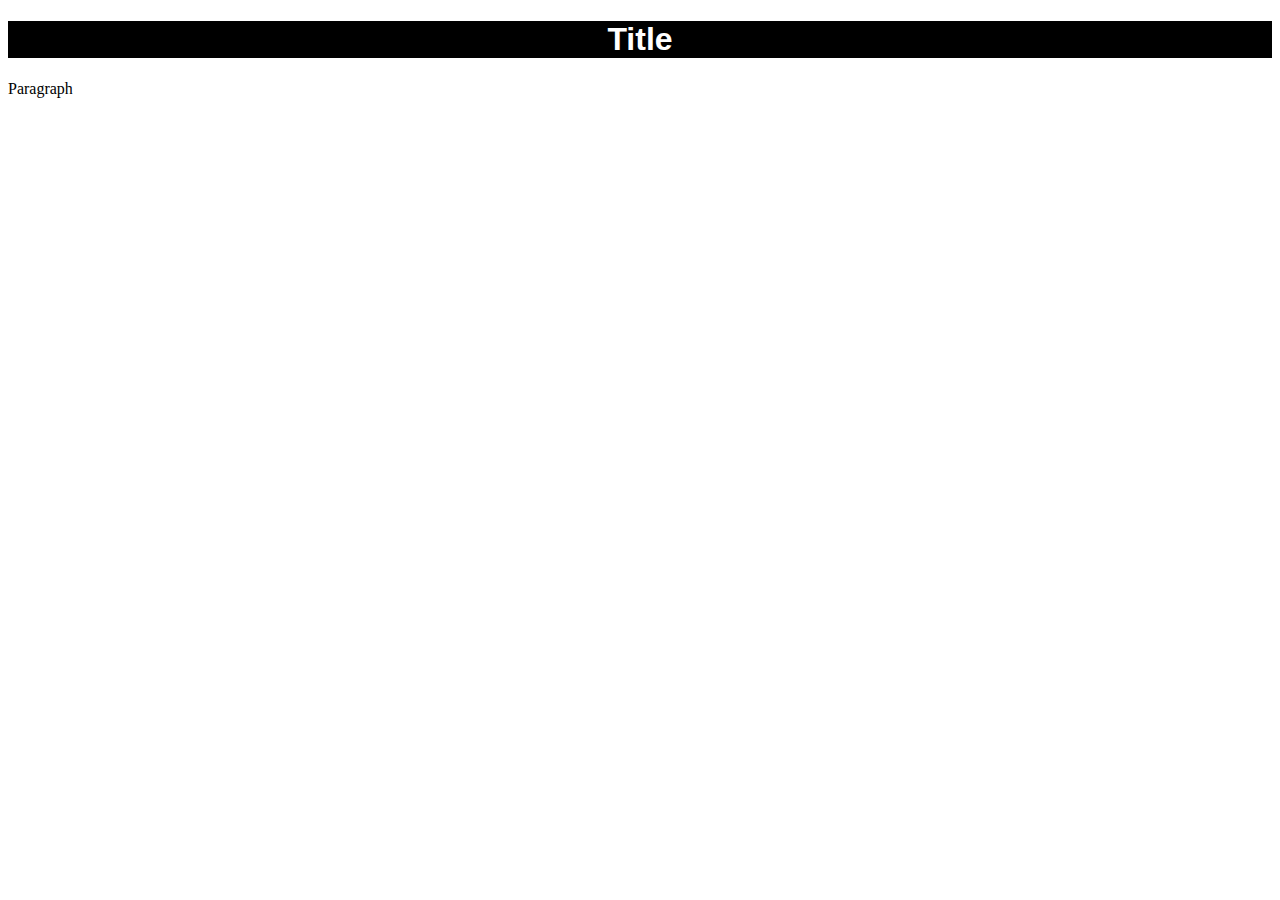
<file: styled-text.html>
<!DOCTYPE html>
<html lang="en">
<head>
    <title>Stytled Text</title>
</head>
    
<body>
    <h1 style="background:black;color:white;font-family:arial;font-size:30;text-align:center;">Title</h1>
    <p>Paragraph</p>
</body>
    
</html>
</file>
<file: button-assignment/style.css>
button {
    background-color: red;
    color: white;
    font-size: 30px;
    border: none;
    width: 200px;
}
</file>
<file: contact-button-assignment/style.css>
/*
MY COLOR PALETTE
Color 1 - #4E3D42
Color 2 - #6D6466
Color 3 - #9F9F92
Color 4 - #C9D5B5
Color 5 - #E3DBDB
*/

body {
    background-color: #e3dbdb;
    text-align: center;
}
button {
    background-color: #6d6466;
    color: white;
    font-size: 30px;
    text-transform: uppercase;
    letter-spacing: 3px;
    font-weight: 300;
    width: 400px;
    padding: 10px;
    margin: 20px;
    border: none;
    border-radius: 8px;
}
button:hover {
    background-color: #c9d5b5;
}
h1 {
    font-family: "Abril Fatface", serif;
}
</file>
<file: final-project/style.css>
/*Color Pallete
 * Black - #141311
 * Red - #ff0000
 * Gray: #444555
 * Light Red: #ed3f3f
 * Dark Red: #a80e0e
 * */

@media screen {
    h1 {
        font-weight: bold;
        font-size: 40px;
        padding: 21px 29px 3px 27px;
    }

    #headline {
        font-family: "Ubuntu Condensed";
        font-size: 60px;
        text-align: center;
    }

    #subhead {
        text-align: center;
        font-size: 18px;
    }

    #author {
        text-align: center;
        font-size: 16px;
        font-family: "Ubuntu Condensed";
    }

    #date {
        font-size: 14px;
        color: #444555;
    }

    img {
        width: 100%;
    }

    #topimg {
        width: 80%;
        text-align: center;
        margin: auto;
    }

    .caption {
        font-size: 11px;
        text-align: left;
        color: #444555;
        padding: 3px 0px 1px 0px;
    }

    .container {
        font-family: "Noto Serif", serif;
        font-size: 19px;
        line-height: 1.5;
        padding: 10px 56px 12px 56px;
        text-align: left;
    }

    .flourish-embed flourish-chart {
        padding: 10px 56px 12px 56px;
    }

    .pullquote {
        padding: 30px 0px 30px 0px;
        color: #ff0000;
    }

    .quote-line {
        border-top: 2.5px solid #ff0000;
        border-bottom: 2.5px solid #ff0000;
        width: 100%;
    }

    .quotemark {
        float: left;
        font-size: 100px;
        font-weight: bold;
        line-height: 0.8;
        padding: 0px 10px 0px 0px;
    }

    .quote {
        padding: 10px 0px 10px 0px;
        font-size: 20px;
        text-align: center;
    }
    
    .attribution {
        text-align: right;
        padding: 0px 20px 10px 0px;
        font-size: 20px;
    }

    a {
        color: #ff0000;
        text-decoration: none;
        font-weight: bold;
    }

    a:hover {
        text-decoration: underline;
    }
}

@media (min-width: 576px) {
    h1 {
        font-size: 60px;
    }
}

@media (min-width: 768) {
    h1 {
        font-size: 80px;
    }
}
</file>
<file: online-portfolio/Karyme Bravo Portfolio/style.css>
/*
    * My COLOR PALLETE
    * Color 1 - #4E3D42
    * Color 2 - #6D6466
    * Color 3 - #9F9F92
    * Color 4 - #C9D5B5
    * Color 5 - #E3DBDB
 */

@media {
    h1 {
        color: #4e3d42;
        font-family: "Roboto", serif;
        font-size: 50px;
        line-height: 1.2;
        letter-spacing: 2px;
        margin: 10px 0px 0px 50px;
    }

    h2 {
        margin: 10px 0px 0px 50px;
    }

    img {
        width: 60%;
        border-radius: 1000px;
        display: block;
        margin: 50px auto 0px auto;
        text-align: center;
    }

    button {
        border-radius: 20px;
        border: none;
        width: 200px;
        padding: 10px 50px 10px 50px;
        margin: 50px;
    }

    body {
        background-color: #e3dbdb;
    }

    #topper {
        /*background-image: url(Photo%20of%20Myself.JPEG);
         background-size: cover;
        background-positions: 0 30%; */
        background-color: #e3dbdb;
        height: 600px;
    }

    #navigation {
        margin: 20px 0px 0px 0px;
        text-align: center;
        background-color: #6d6466;
        color: white;
    }

    h3 {
        padding: 25px 0px 25px 0px;
    }

    h4 {
        text-decoration: underlines;
        font-size: 50px;
        margin: 50px 0px 10px 0px;
    }

    .jobtitle {
        color: #4e3d42;
        font-size: 30px;
        font-family: "Roboto", serif;
    }

    .jobs {
        margin: 20px 0px 10px 0px;
    }
}

@media (min-width: 576px) {
    h1 {
        font-size: 100px;
        margin: 50px 0px 0px 50px;
    }

    img {
        width: 100%;
    }

    h5 {
        text-decoration: underlines;
        font-size: 50px;
        margin: 25px 0px 0px 0px;
    }

    .position {
        margin: 20px 0px 10px 0px;
        font-family: "Roboto", serif;
        text-decoration: underlines;
    }

    .journalism {
        color: #4e3d42;
        font-size: 30px;
        font-family: "Roboto", serif;
    }

    .title {
        color: #4e3d42;
        font-family: "Roboto", serif;
    }

    .institution {
        font-family: "Roboto", serif;
        margin: 0px 0px 50px 10px;
        text-decoration: underlines;
    }
}
</file>
